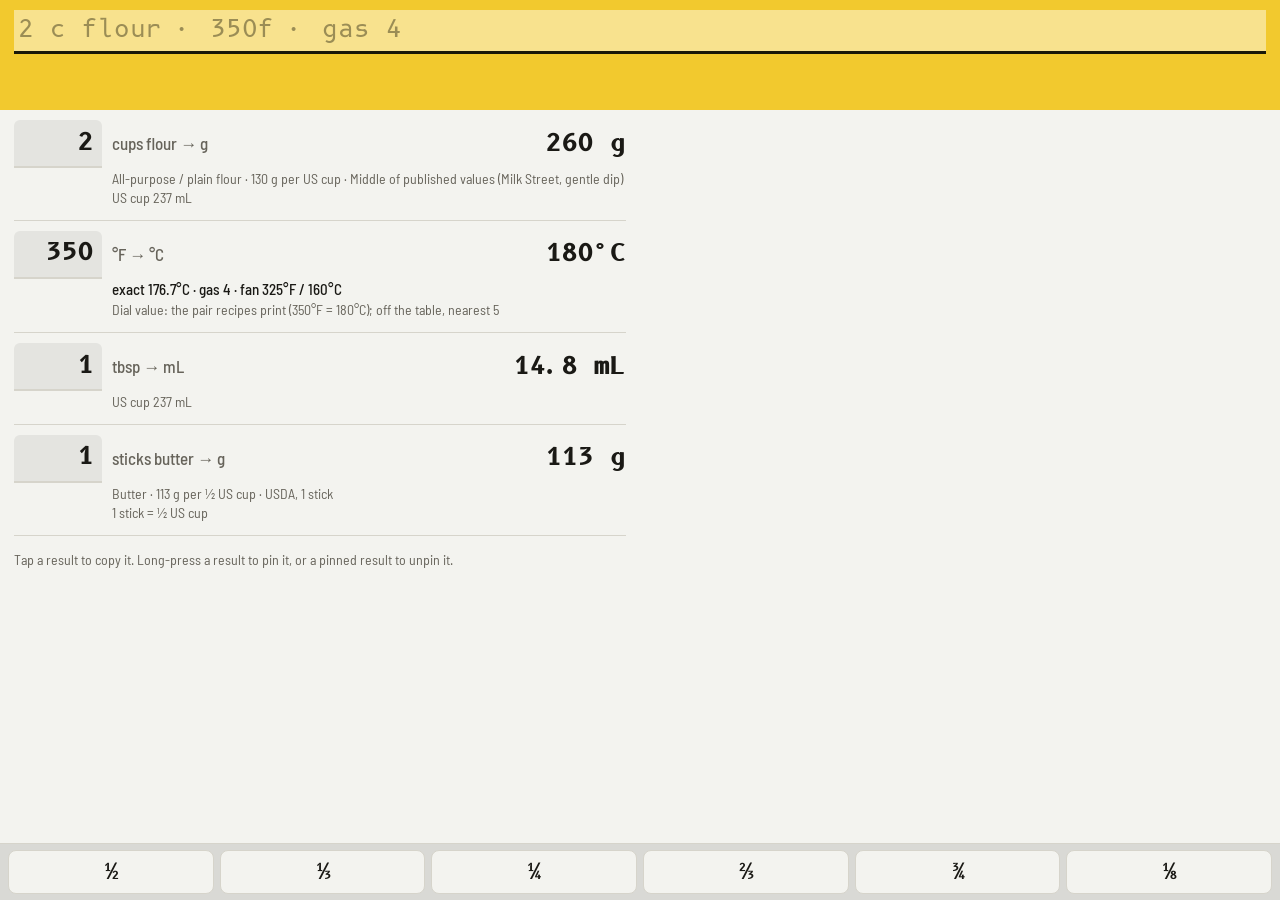
<file: index.html>
<!DOCTYPE html>
<html lang="en">
<head>
<meta charset="utf-8">
<meta name="viewport" content="width=device-width, initial-scale=1, viewport-fit=cover, interactive-widget=resizes-content">
<meta name="theme-color" content="#f2c92e">
<meta name="apple-mobile-web-app-capable" content="yes">
<meta name="apple-mobile-web-app-status-bar-style" content="default">
<title>Kitchen converter</title>
<link rel="icon" href="data:,">
<link rel="preconnect" href="https://fonts.googleapis.com">
<link rel="preconnect" href="https://fonts.gstatic.com" crossorigin>
<link href="https://fonts.googleapis.com/css2?family=B612+Mono:wght@400;700&family=Barlow+Semi+Condensed:wght@400;500;600&display=swap" rel="stylesheet">
<link rel="stylesheet" href="app.css">
</head>
<body>
<header class="band">
  <input id="line" class="line" type="text" inputmode="text" placeholder="2 c flour · 350f · gas 4"
    autocomplete="off" autocorrect="off" autocapitalize="off" spellcheck="false" enterkeyhint="done"
    aria-label="Type any amount, ingredient or oven temperature">
  <div id="out" class="res" aria-live="polite"></div>
</header>

<main>
  <section id="pins" class="pins" aria-label="Pinned conversions"></section>
  <p class="hint">Tap a result to copy it. Long-press a result to pin it, or a pinned result to unpin it.</p>
  <p id="err" class="err" hidden></p>
</main>

<div id="fracbar" class="fracbar" hidden aria-label="Fractions">
  <button type="button" data-f="½">½</button><button type="button" data-f="⅓">⅓</button><button type="button" data-f="¼">¼</button><button type="button" data-f="⅔">⅔</button><button type="button" data-f="¾">¾</button><button type="button" data-f="⅛">⅛</button>
</div>
<div id="toast" class="toast" role="status" aria-live="polite"></div>

<script src="oven.js"></script>
<script src="kitchen.js"></script>
<script src="parse.js"></script>
<script src="answer.js"></script>
<script src="app.js"></script>
</body>
</html>
</file>
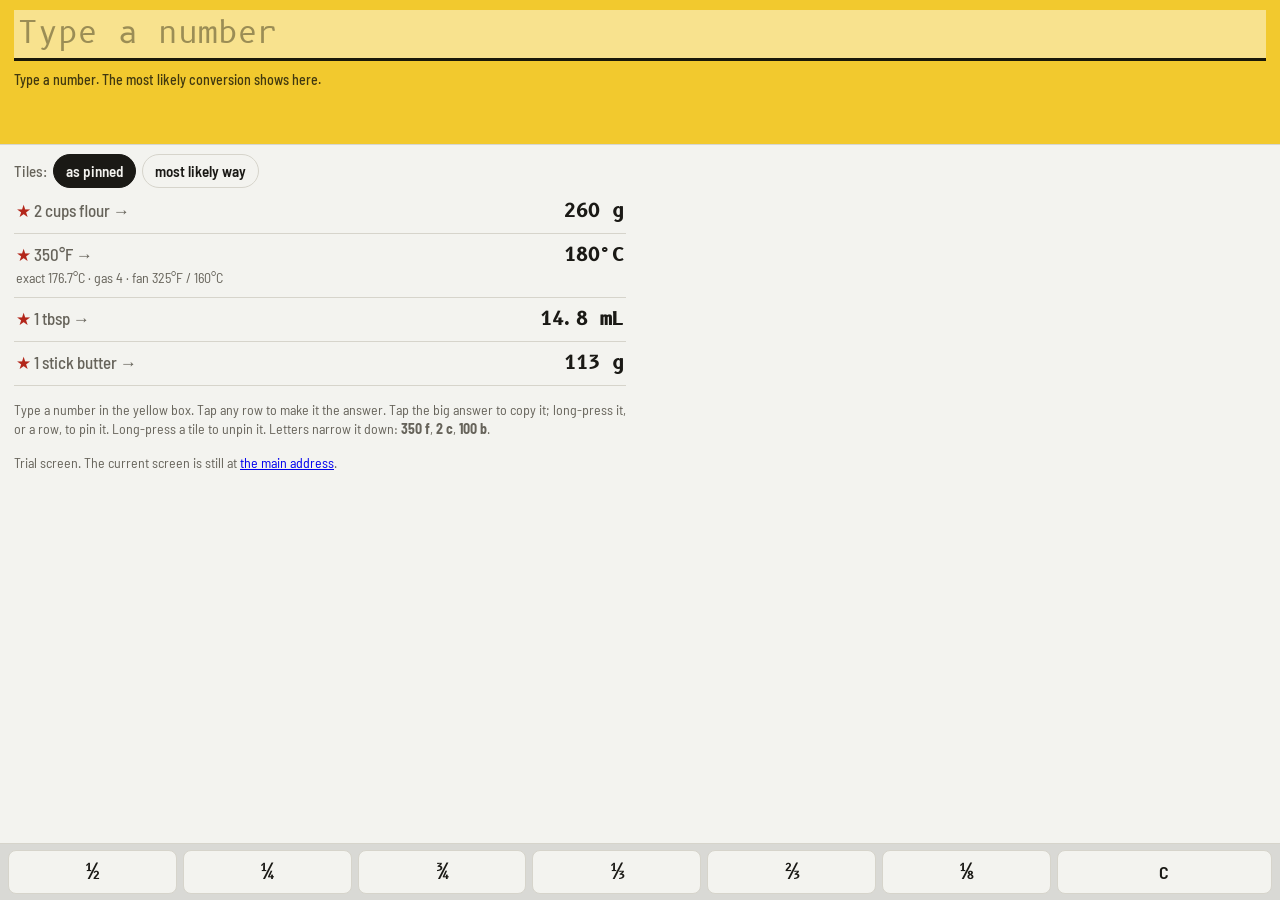
<file: one.html>
<!DOCTYPE html>
<html lang="en">
<head>
<meta charset="utf-8">
<meta name="viewport" content="width=device-width, initial-scale=1, viewport-fit=cover, interactive-widget=resizes-content">
<meta name="theme-color" content="#f2c92e">
<meta name="apple-mobile-web-app-capable" content="yes">
<meta name="apple-mobile-web-app-status-bar-style" content="default">
<title>Kitchen converter · one field (trial)</title>
<link rel="icon" href="data:,">
<link rel="preconnect" href="https://fonts.googleapis.com">
<link rel="preconnect" href="https://fonts.gstatic.com" crossorigin>
<link href="https://fonts.googleapis.com/css2?family=B612+Mono:wght@400;700&family=Barlow+Semi+Condensed:wght@400;500;600&display=swap" rel="stylesheet">
<link rel="stylesheet" href="app.css">
<link rel="stylesheet" href="one.css">
</head>
<body class="one">
<header class="band" id="band">
  <div class="qwrap">
    <input id="q" class="line" type="text" inputmode="decimal" placeholder="Type a number"
      autocomplete="off" autocorrect="off" autocapitalize="off" spellcheck="false" enterkeyhint="done"
      aria-label="Type a number, with letters for a unit if you like">
    <input id="qa" class="line" type="text" inputmode="text" placeholder="Type a number"
      autocomplete="off" autocorrect="off" autocapitalize="off" spellcheck="false" enterkeyhint="done"
      aria-label="Type a number, with letters for a unit if you like" hidden>
  </div>
  <div id="best" class="res" aria-live="polite"></div>
</header>

<main>
  <div class="modebar" role="group" aria-label="How the tiles use the typed number">
    <span>Tiles:</span>
    <button type="button" data-mode="A">as pinned</button>
    <button type="button" data-mode="B">most likely way</button>
  </div>
  <section id="tiles" class="tiles" aria-label="Pinned tiles"></section>
  <h2 id="moreH" class="more-h" hidden>Other meanings</h2>
  <section id="more" class="more" aria-label="Other meanings"></section>
  <p class="hint">Type a number in the yellow box. Tap any row to make it the answer. Tap the big answer to copy it; long-press it, or a row, to pin it. Long-press a tile to unpin it. Letters narrow it down: <b>350 f</b>, <b>2 c</b>, <b>100 b</b>.</p>
  <p class="hint">Trial screen. The current screen is still at <a href="./">the main address</a>.</p>
  <p id="err" class="err" hidden></p>
</main>

<div id="fracbar" class="fracbar" hidden aria-label="Extra keys">
  <button type="button" data-f="½">½</button><button type="button" data-f="¼">¼</button><button type="button" data-f="¾">¾</button><button type="button" data-f="⅓">⅓</button><button type="button" data-f="⅔">⅔</button><button type="button" data-f="⅛">⅛</button><button type="button" data-act="kb" class="key-kb" aria-label="Switch between number pad and letter keyboard">abc</button><button type="button" data-act="clear" aria-label="Clear the box">C</button>
</div>
<div id="toast" class="toast" role="status" aria-live="polite"></div>

<script src="oven.js"></script>
<script src="kitchen.js"></script>
<script src="parse.js"></script>
<script src="answer.js"></script>
<script src="likely.js"></script>
<script src="one.js"></script>
</body>
</html>
</file>
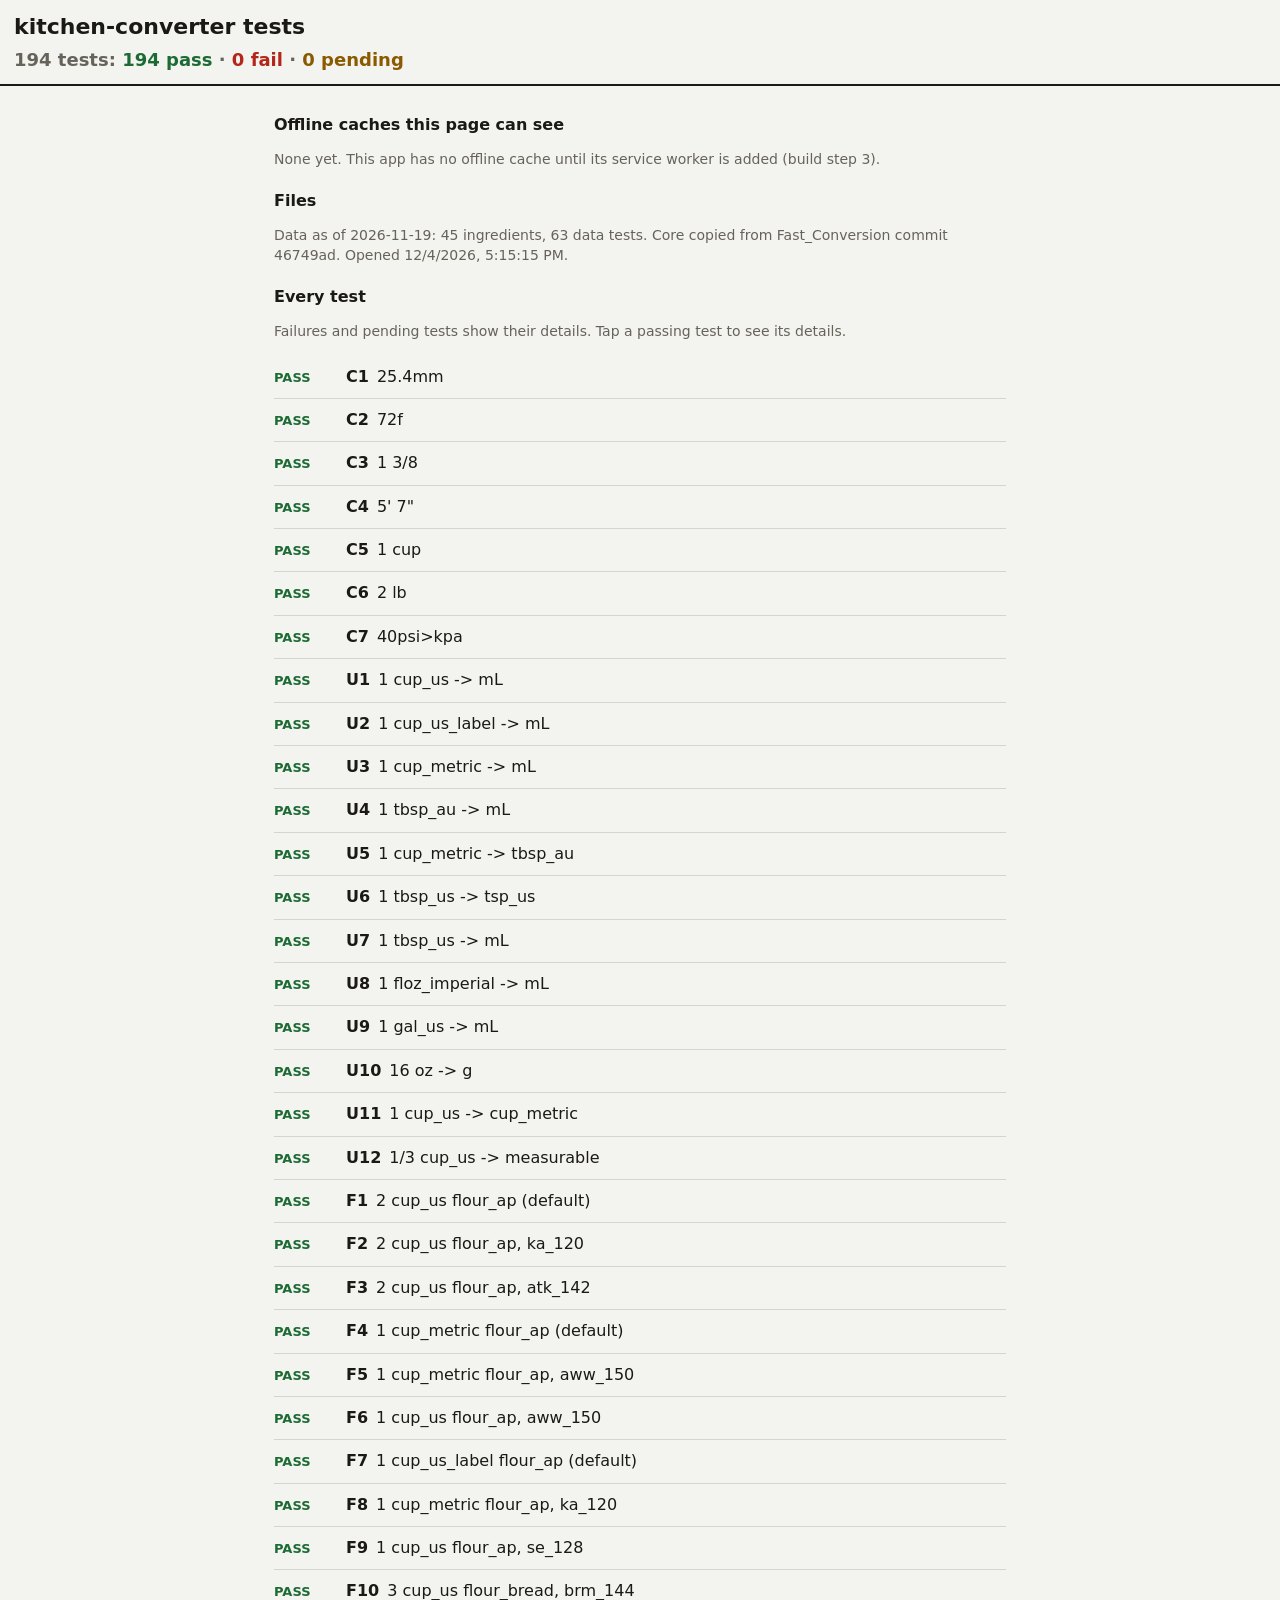
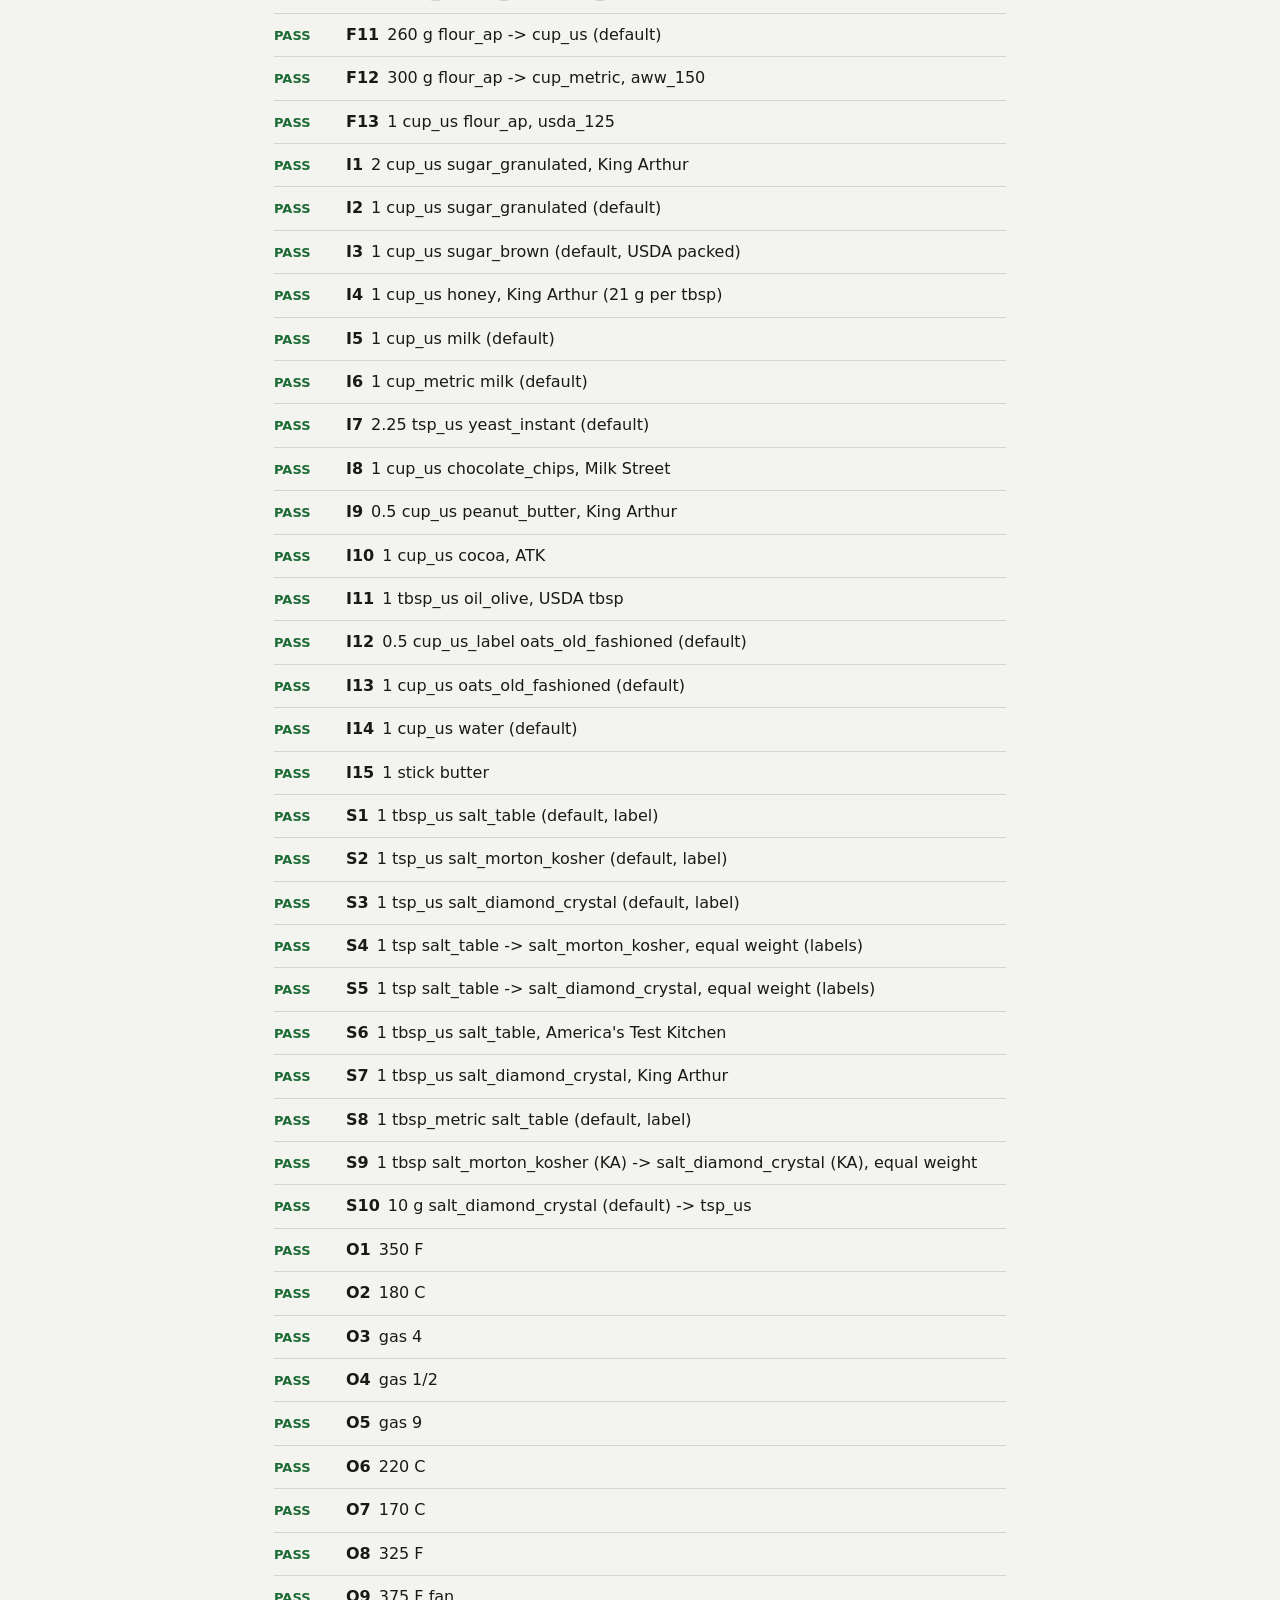
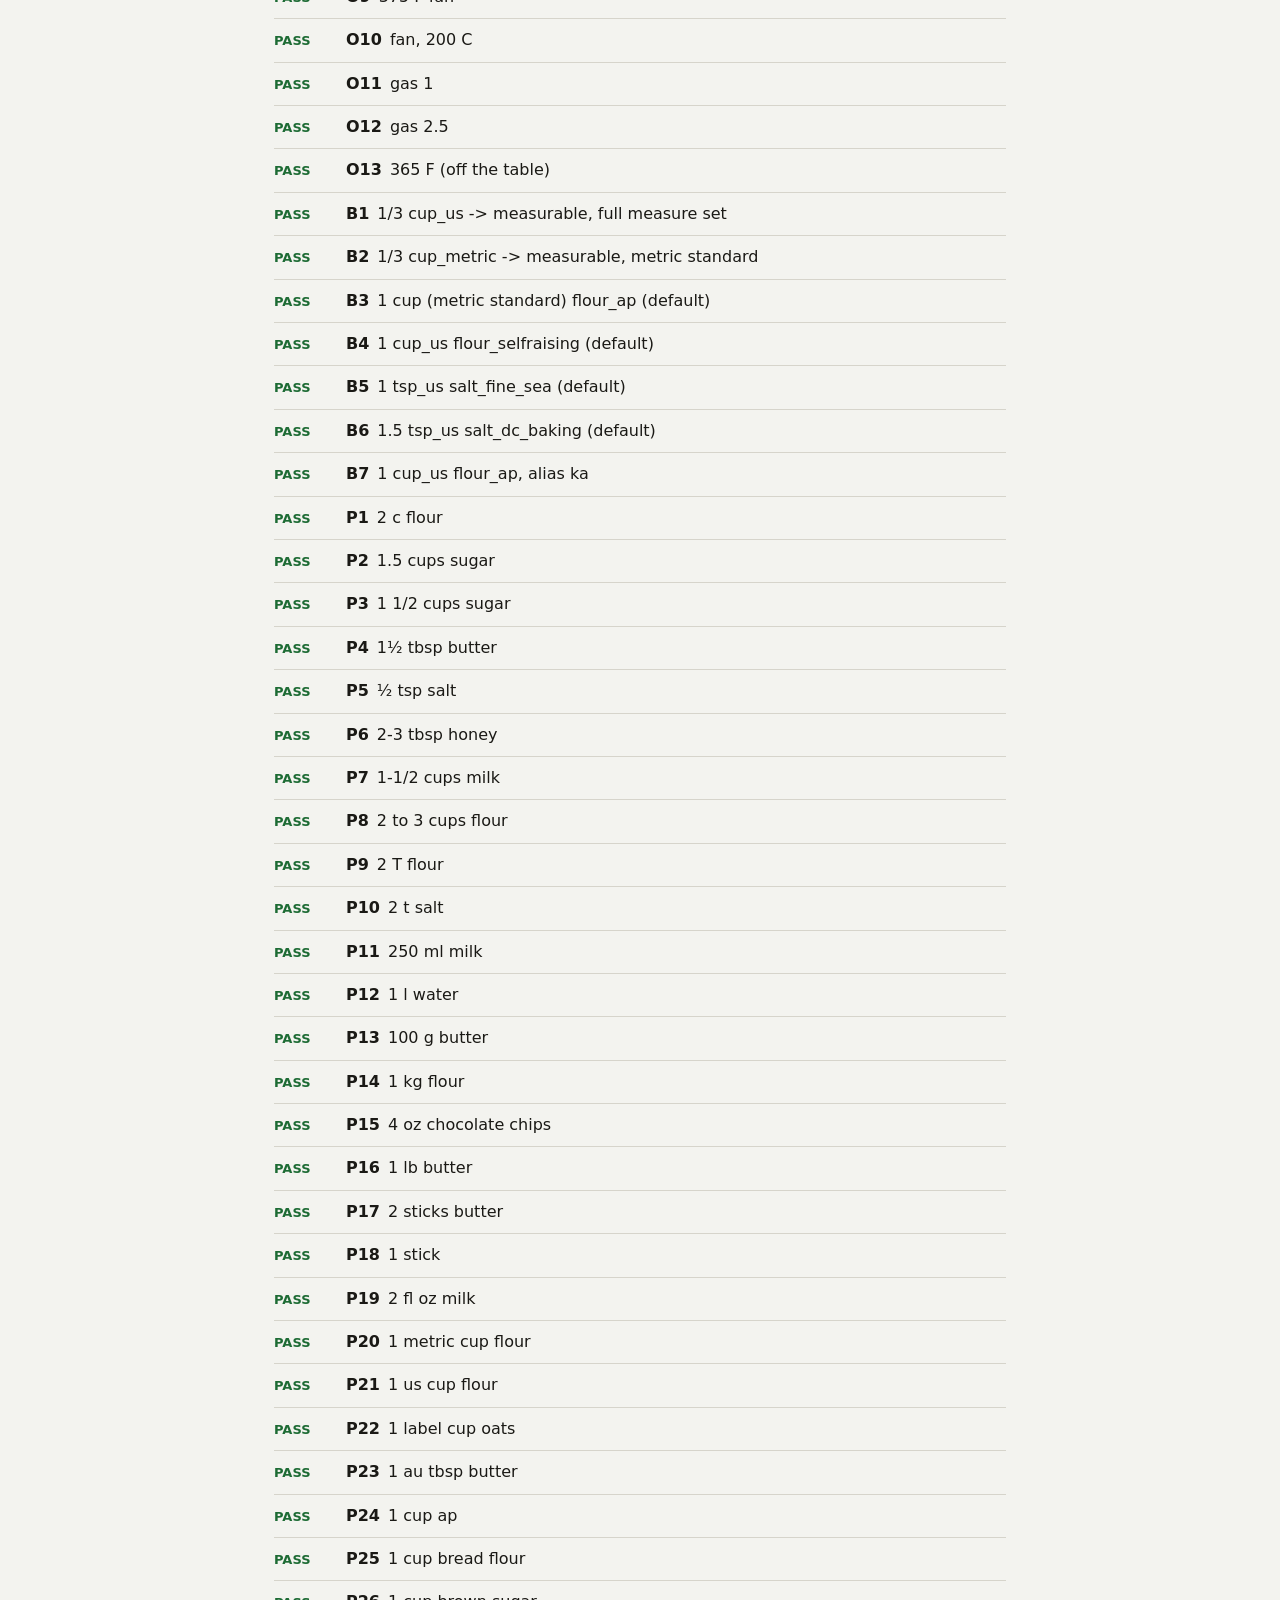
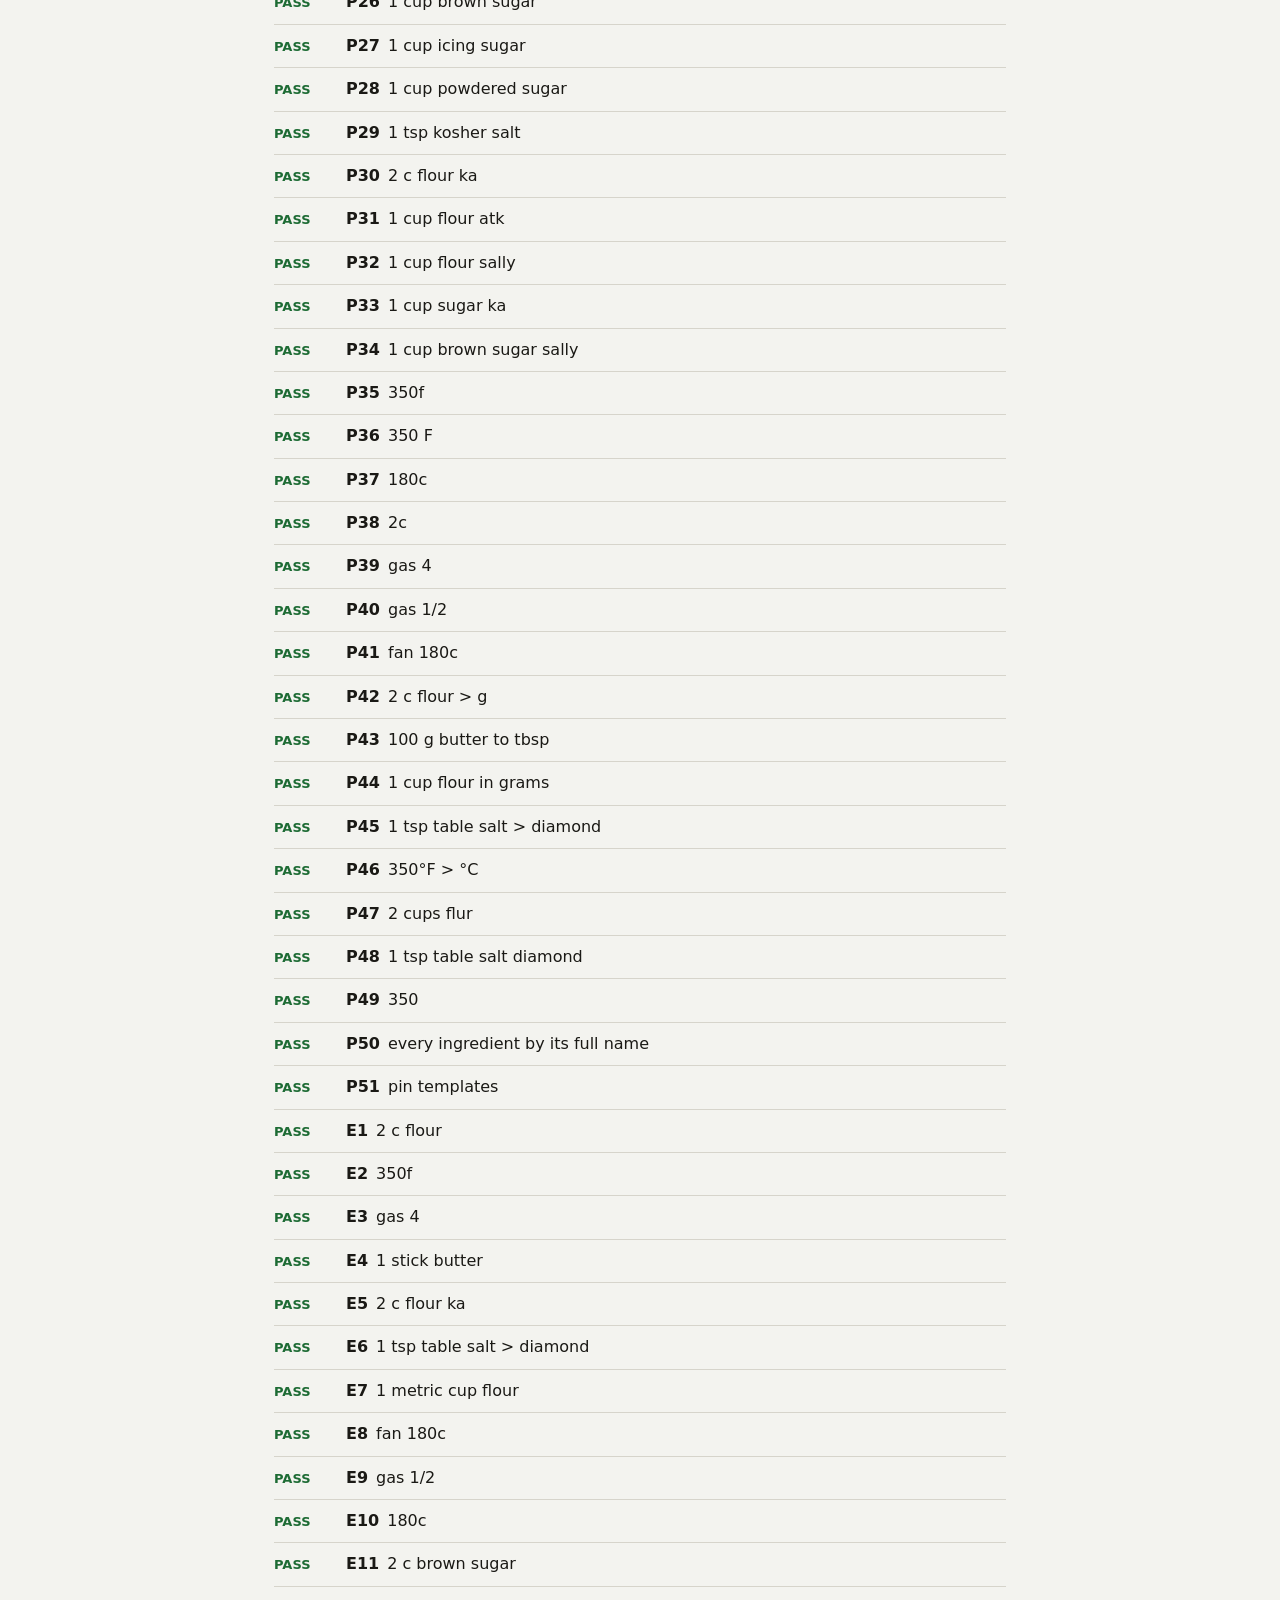
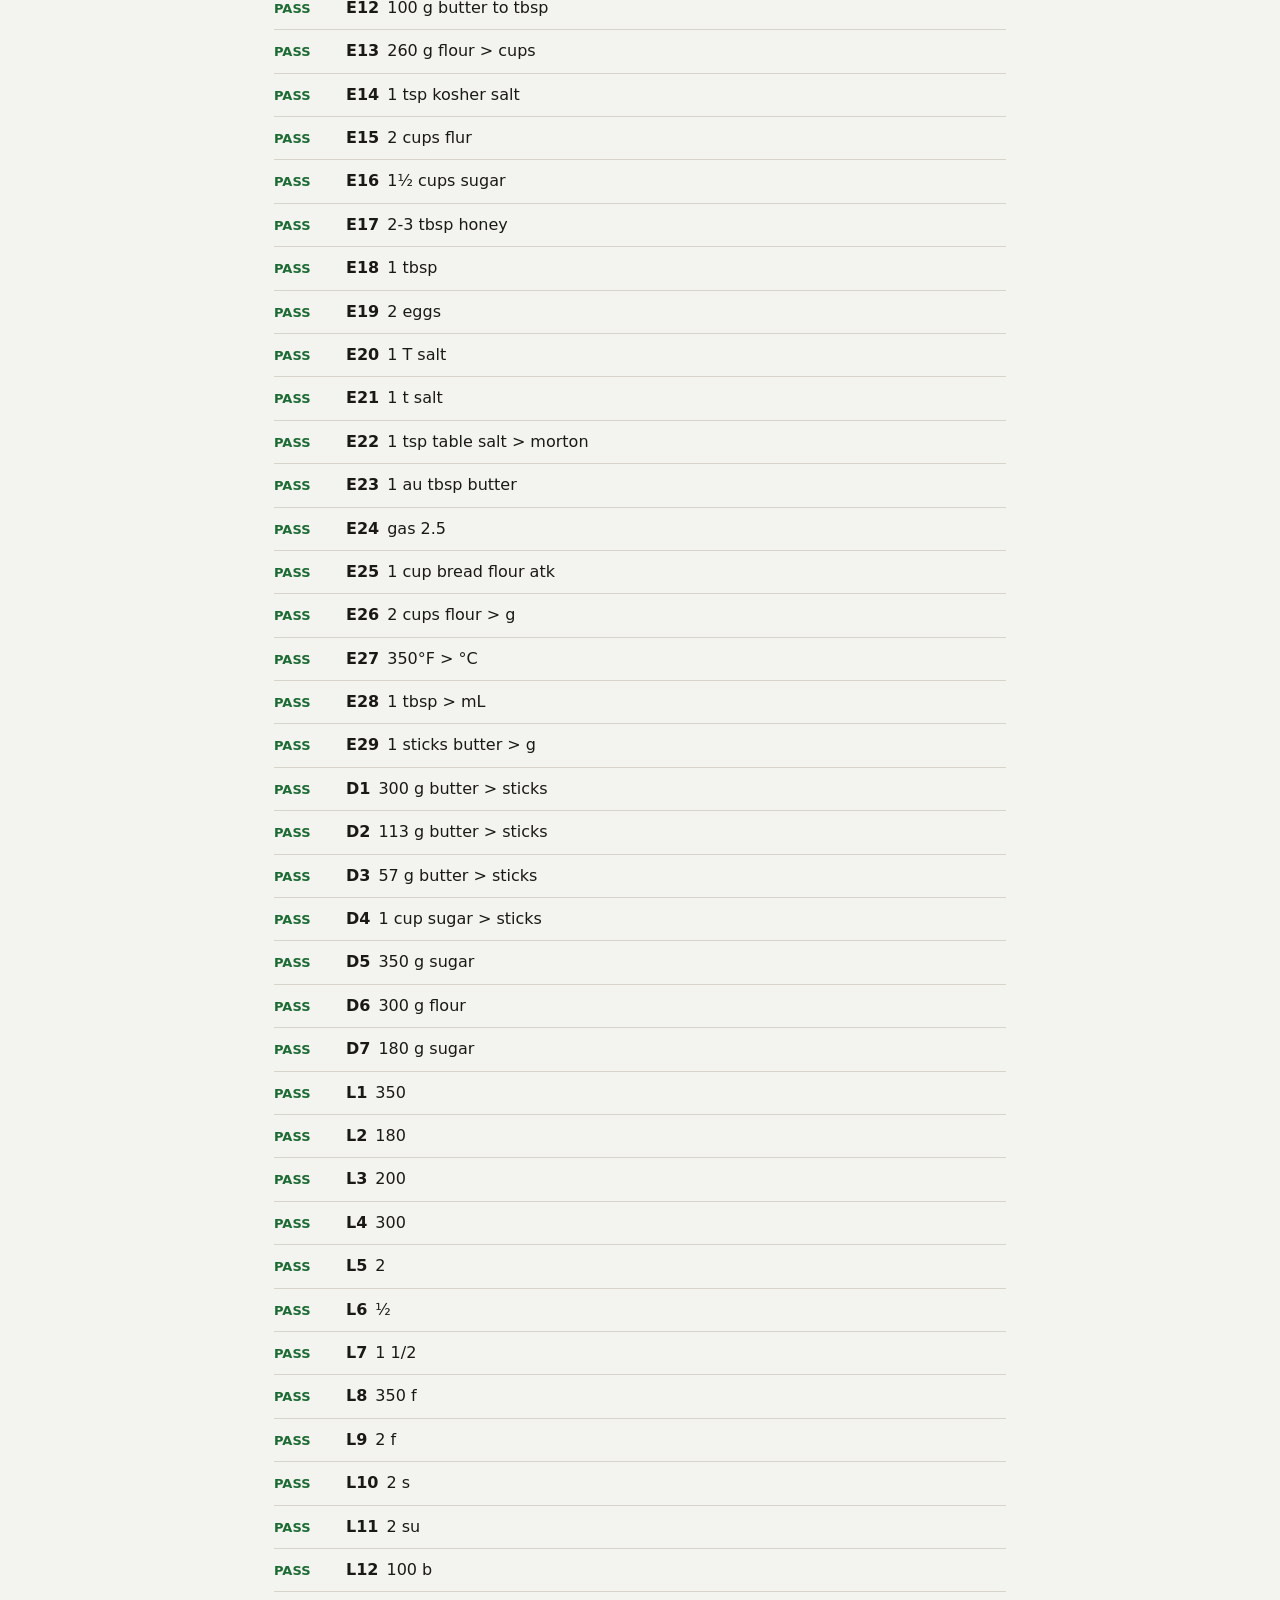
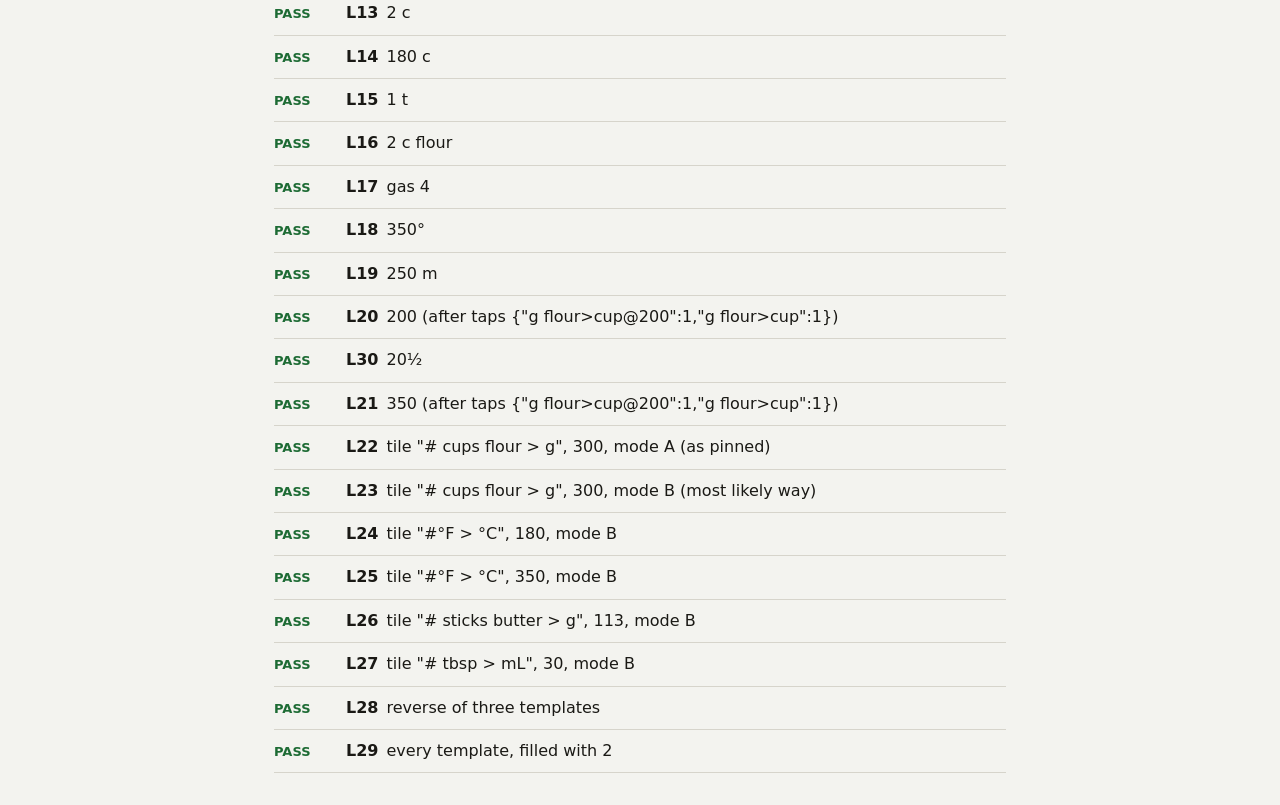
<file: tests.html>
<!DOCTYPE html>
<html lang="en">
<head>
<meta charset="utf-8">
<meta name="viewport" content="width=device-width, initial-scale=1, viewport-fit=cover">
<title>kitchen-converter tests</title>
<link rel="icon" href="data:,">
<style>
  :root { --paper: #f3f3ef; --ink: #1a1915; --mute: #66635a; --rule: #d6d4cb; --pass: #1d6b34; --fail: #b3261a; --pend: #8a5a00; }
  @media (prefers-color-scheme: dark) { :root { --paper: #181714; --ink: #ece9df; --mute: #a39e90; --rule: #37352e; --pass: #6fd08c; --fail: #ff7a66; --pend: #f2c92e; } }
  * { box-sizing: border-box; }
  body { margin: 0; padding: env(safe-area-inset-top) 0 env(safe-area-inset-bottom); background: var(--paper); color: var(--ink);
    font: 16px/1.4 -apple-system, system-ui, "Segoe UI", Roboto, sans-serif; }
  header { position: sticky; top: 0; z-index: 1; padding: 12px 14px; background: var(--paper); border-bottom: 2px solid var(--ink); }
  h1 { margin: 0; font-size: 22px; }
  #sum { margin: 4px 0 0; font-size: 18px; font-weight: 600; }
  .pass { color: var(--pass); } .fail { color: var(--fail); } .pend { color: var(--pend); }
  main { padding: 8px 14px 32px; max-width: 760px; margin: 0 auto; }
  h2 { margin: 20px 0 6px; font-size: 16px; }
  p, li { color: var(--mute); font-size: 14px; }
  ul { padding-left: 20px; margin: 4px 0; }
  .t { padding: 10px 0; border-bottom: 1px solid var(--rule); }
  .t .top { display: flex; gap: 8px; align-items: baseline; }
  .t .st { flex: none; width: 64px; font-weight: 700; font-size: 13px; }
  .t .id { flex: none; font-weight: 600; }
  .t .in { font-weight: 500; }
  .t dl { display: grid; grid-template-columns: 64px minmax(0, 1fr); gap: 2px 8px; margin: 6px 0 0; font-size: 14px; }
  .t dt { color: var(--mute); }
  .t dd { margin: 0; overflow-wrap: anywhere; }
  code { font: 13px/1.35 ui-monospace, "SF Mono", Menlo, Consolas, monospace; }
  .t.ok dl { display: none; }
  .t.ok.open dl { display: grid; }
  .t.ok { cursor: pointer; }
  #err { color: var(--fail); font-weight: 600; }
</style>
</head>
<body>
<header>
  <h1>kitchen-converter tests</h1>
  <p id="sum">Running…</p>
</header>
<main>
  <p id="err"></p>
  <section id="pendingBox" hidden><h2>Pending</h2><ul id="pending"></ul></section>
  <h2>Offline caches this page can see</h2>
  <p id="caches">Checking…</p>
  <h2>Files</h2>
  <p id="about"></p>
  <h2>Every test</h2>
  <p>Failures and pending tests show their details. Tap a passing test to see its details.</p>
  <div id="list"></div>
</main>

<script src="core.js"></script>
<script src="oven.js"></script>
<script src="kitchen.js"></script>
<script src="parse.js"></script>
<script src="answer.js"></script>
<script src="likely.js"></script>
<script src="tests.js"></script>
<script>
(function () {
  var $ = function (id) { return document.getElementById(id); };
  var esc = function (s) { return String(s).replace(/[&<>"]/g, function (c) { return { '&': '&amp;', '<': '&lt;', '>': '&gt;', '"': '&quot;' }[c]; }); };

  // T08 phone test 4: if a cache named convert-… shows here, the two apps share caches.
  if ('caches' in window) {
    caches.keys().then(function (k) {
      $('caches').textContent = k.length ? k.join(', ') : 'None yet. This app has no offline cache until its service worker is added (build step 3).';
    }, function (e) { $('caches').textContent = 'Could not read caches: ' + e.message; });
  } else {
    $('caches').textContent = 'This browser does not offer caches here (it needs an https address).';
  }

  fetch('conversion-data.json', { cache: 'no-store' }).then(function (r) {
    if (!r.ok) throw new Error('conversion-data.json: HTTP ' + r.status);
    return r.json();
  }).then(function (data) {
    var env = { UC: UC, Oven: Oven, K: Kitchen.create(data) };
    env.P = KParse.create(env.K); env.A = KAnswer.create(env.K, Oven, env.P); env.L = KLikely.create(env.K, env.P, env.A);
    var results = KCTests.run(env), n = KCTests.count(results);
    $('sum').innerHTML = results.length + ' tests: <span class="pass">' + n.PASS + ' pass</span> · <span class="fail">' + n.FAIL +
      ' fail</span> · <span class="pend">' + n.PENDING + ' pending</span>';
    $('about').textContent = 'Data as of ' + data.as_of + ': ' + data.ingredients.length + ' ingredients, ' +
      data.known_answer_tests.length + ' data tests. Core copied from Fast_Conversion commit 46749ad. Opened ' + new Date().toLocaleString() + '.';

    var pend = results.filter(function (r) { return r.status === 'PENDING'; });
    if (pend.length) {
      $('pendingBox').hidden = false;
      $('pending').innerHTML = pend.map(function (r) { return '<li><b>' + esc(r.id) + '</b> ' + esc(r.input) + ': ' + esc(r.reason) + '</li>'; }).join('');
    }

    var order = { FAIL: 0, PENDING: 1, PASS: 2 };
    results.sort(function (a, b) { return order[a.status] - order[b.status]; });
    $('list').innerHTML = results.map(function (r) {
      var cls = r.status === 'PASS' ? 'pass' : r.status === 'FAIL' ? 'fail' : 'pend';
      return '<div class="t' + (r.status === 'PASS' ? ' ok' : '') + '">' +
        '<div class="top"><span class="st ' + cls + '">' + r.status + '</span><span class="id">' + esc(r.id) + '</span><span class="in">' + esc(r.input) + '</span></div>' +
        '<dl><dt>Expected</dt><dd>' + esc(r.expect) + '</dd><dt>Got</dt><dd>' + esc(r.got || '') + '</dd>' +
        '<dt>Call</dt><dd><code>' + esc(r.call) + '</code></dd><dt>Source</dt><dd>' + esc(r.source) + '</dd>' +
        (r.note ? '<dt>Note</dt><dd>' + esc(r.note) + '</dd>' : '') +
        (r.reason ? '<dt>Waits on</dt><dd>' + esc(r.reason) + '</dd>' : '') + '</dl></div>';
    }).join('');
    $('list').addEventListener('click', function (e) { var t = e.target.closest('.t.ok'); if (t) t.classList.toggle('open'); });
  }).catch(function (e) {
    $('sum').textContent = 'Tests did not run';
    $('err').textContent = e.message + '. Open this page from its web address (GitHub Pages), not as a file.';
  });
})();
</script>
</body>
</html>
</file>
<file: app.css>
/* app.css: kitchen-converter screen. Phone first. Colours and fonts borrowed from Fast_Conversion:
   the tape-yellow band is the one place you type freely; pinned rows sit on paper below it. */
:root {
  --paper: #f3f3ef; --ink: #1a1915; --mute: #66635a; --rule: #d6d4cb; --warn: #b3261a;
  --tape: #f2c92e; --tape-ink: #1a1808; --tape-mark: #b3261a;
  --font-num: "B612 Mono", ui-monospace, "SF Mono", Menlo, Consolas, monospace;
  --font-ui: "Barlow Semi Condensed", "Arial Narrow", "Helvetica Neue", Arial, sans-serif;
  color-scheme: light dark;
}
@media (prefers-color-scheme: dark) {
  :root { --paper: #181714; --ink: #ece9df; --mute: #a39e90; --rule: #37352e; --warn: #ff7a66; --tape: #efc62b; }
}
* { box-sizing: border-box; }
html { -webkit-text-size-adjust: 100%; }
body { margin: 0; background: var(--paper); color: var(--ink); font: 400 17px/1.4 var(--font-ui);
  padding-bottom: calc(80px + env(safe-area-inset-bottom)); }
button { font: inherit; color: inherit; }

/* ── type-anything band ── */
.band { background: var(--tape); color: var(--tape-ink);
  padding: calc(10px + env(safe-area-inset-top)) max(14px, env(safe-area-inset-right)) 12px max(14px, env(safe-area-inset-left)); }
.line { display: block; width: 100%; margin: 0; padding: 6px 4px; font: 700 24px/1.2 var(--font-num); color: var(--tape-ink);
  caret-color: var(--tape-mark); background: transparent; border: 0; border-bottom: 3px solid color-mix(in srgb, var(--tape-ink) 40%, transparent);
  border-radius: 0; outline: none; -webkit-appearance: none; appearance: none; }
.line:focus { background: rgba(255, 255, 255, .46); border-bottom-color: var(--tape-ink); }
.line::placeholder { color: color-mix(in srgb, var(--tape-ink) 42%, transparent); opacity: 1; font-weight: 400; }
.res { min-height: 2.6em; padding-top: 6px; }
.band .main { font-size: 32px; color: var(--tape-ink); }
.band .sub, .band .assume, .band .note { color: color-mix(in srgb, var(--tape-ink) 82%, transparent); }
.band .note.warn { color: var(--tape-mark); font-weight: 600; }

/* ── results (shared by the band and the pinned rows) ── */
.main { display: inline-block; margin: 0; padding: 2px 0; background: none; border: 0; text-align: left; cursor: pointer;
  font: 700 26px/1.2 var(--font-num); font-variant-numeric: tabular-nums; overflow-wrap: anywhere;
  -webkit-user-select: none; user-select: none; -webkit-touch-callout: none; touch-action: manipulation; }
.main:empty { display: none; }
.main.held { opacity: .55; }
.sub { margin: 0; font: 500 15px/1.35 var(--font-ui); }
.sub:empty, .assume:empty, .note:empty { display: none; }
.assume { margin: 2px 0 0; padding: 0; list-style: none; font: 400 14px/1.35 var(--font-ui); color: var(--mute); }
.note { margin: 4px 0 0; font: 500 14px/1.35 var(--font-ui); color: var(--mute); }
.note.warn { color: var(--warn); font-weight: 600; }
.alts { display: flex; flex-wrap: wrap; gap: 6px; margin-top: 6px; }
.alts:empty { display: none; }
.alts button { min-height: 36px; padding: 0 12px; font: 600 15px/1 var(--font-ui); background: transparent;
  border: 1.5px solid currentColor; border-radius: 999px; cursor: pointer; }

/* ── pinned rows ── */
main { padding: 0 max(14px, env(safe-area-inset-right)) 0 max(14px, env(safe-area-inset-left)); max-width: 640px; }
.pin { padding: 10px 0 12px; border-bottom: 1px solid var(--rule); }
.prow { display: grid; grid-template-columns: 5.2em minmax(0, 1fr) auto; align-items: center; gap: 4px 10px; }
.num { width: 100%; min-height: 48px; padding: 4px 8px; font: 700 24px/1.2 var(--font-num); color: var(--ink);
  background: color-mix(in srgb, var(--ink) 7%, var(--paper)); border: 0; border-bottom: 2px solid var(--rule);
  border-radius: 6px 6px 0 0; outline: none; -webkit-appearance: none; appearance: none; text-align: right; }
.num:focus { border-bottom-color: var(--tape-mark); background: color-mix(in srgb, var(--tape) 30%, var(--paper)); }
.lbl { font: 500 17px/1.25 var(--font-ui); color: var(--mute); overflow-wrap: anywhere; }
.pin .main { justify-self: end; text-align: right; font-size: 24px; }
.pin .detail { margin-left: calc(5.2em + 10px); }
.pin .unpin { min-height: 40px; padding: 0 14px; font: 600 16px/1 var(--font-ui); color: var(--paper); background: var(--warn);
  border: 0; border-radius: 999px; cursor: pointer; }

.hint { margin: 14px 0 0; font-size: 14px; color: var(--mute); }
.err { margin: 14px 0; color: var(--warn); font-weight: 600; }

/* ── fraction bar: sits on top of the on-screen keyboard while a field has focus ── */
.fracbar { position: fixed; left: 0; right: 0; bottom: 0; z-index: 10; display: flex; gap: 6px;
  padding: 6px max(8px, env(safe-area-inset-right)) 6px max(8px, env(safe-area-inset-left));
  background: color-mix(in srgb, var(--ink) 12%, var(--paper)); border-top: 1px solid var(--rule); }
.fracbar[hidden] { display: none; }
.fracbar button { flex: 1 1 0; min-width: 0; height: 44px; font: 600 22px/1 var(--font-num); color: var(--ink);
  background: var(--paper); border: 1px solid var(--rule); border-radius: 8px; touch-action: manipulation; cursor: pointer; }
.fracbar button:active { background: var(--tape); color: var(--tape-ink); }

.toast { position: fixed; left: 50%; bottom: calc(70px + env(safe-area-inset-bottom)); z-index: 20; transform: translateX(-50%);
  max-width: 90vw; padding: 8px 16px; font: 600 16px/1.3 var(--font-ui); color: var(--paper); background: var(--ink);
  border-radius: 999px; opacity: 0; pointer-events: none; transition: opacity .15s; }
.toast.on { opacity: 1; }
/* while a pinned row has focus: room to scroll even the last row to the top, above the keyboard */
body.typing { padding-bottom: 100vh; }
</file>
<file: one.css>
/* one.css: the one-field trial screen (D01). Loads after app.css and only adds to it. */
body.one { padding-bottom: calc(120px + env(safe-area-inset-bottom)); }
.one .band { position: sticky; top: 0; z-index: 5; box-shadow: 0 1px 0 rgba(0, 0, 0, .12); }
.qwrap { position: relative; }
.one .line[hidden] { display: none; }
.one .band .assume { font-size: 13px; }
.one .line { font-size: 30px; }
.one .res { min-height: 4.2em; }
.from { margin: 0; font: 600 16px/1.3 var(--font-ui); }
.band .from { color: color-mix(in srgb, var(--tape-ink) 82%, transparent); }

.modebar { display: flex; align-items: center; gap: 6px; margin: 10px 0 2px; font: 500 15px/1 var(--font-ui); color: var(--mute); }
.modebar button { min-height: 34px; padding: 0 12px; font: 600 15px/1 var(--font-ui); color: var(--ink); background: transparent;
  border: 1.5px solid var(--rule); border-radius: 999px; cursor: pointer; }
.modebar button.on { background: var(--ink); color: var(--paper); border-color: var(--ink); }

/* a tile or a list row: label, then the result on the right (or on its own line when long) */
.row { display: flex; flex-wrap: wrap; align-items: baseline; gap: 2px 12px; width: 100%;
  margin: 0; padding: 10px 2px; text-align: left; border-bottom: 1px solid var(--rule); cursor: pointer;
  -webkit-user-select: none; user-select: none; -webkit-touch-callout: none; touch-action: manipulation; }
.row .rl { flex: 1 0 8.5em; font: 500 17px/1.25 var(--font-ui); color: var(--mute); }
.row .rm { margin-left: auto; font: 700 19px/1.2 var(--font-num); font-variant-numeric: tabular-nums; text-align: right; }
.row .rs { flex-basis: 100%; font: 400 14px/1.3 var(--font-ui); color: var(--mute); }
.row .rs:empty { display: none; }
.row.held { opacity: .55; }
.row.dim .rm, .row.dim .rl { opacity: .45; }
.row.dim .rs::before { content: "unlikely for this number · "; }
.row.picked { padding-left: 10px; background: color-mix(in srgb, var(--tape) 28%, var(--paper)); box-shadow: inset 4px 0 0 var(--tape-mark); }
.row .unpin { justify-self: start; min-height: 36px; padding: 0 14px; font: 600 16px/1 var(--font-ui); color: var(--paper);
  background: var(--warn); border: 0; border-radius: 999px; }
.tiles .row .rl::before { content: "★ "; color: var(--tape-mark); }
.tiles .row.rev .rl::after { content: " ⇄"; color: var(--tape-mark); }

.more-h { margin: 18px 0 0; font: 600 14px/1 var(--font-ui); letter-spacing: .04em; text-transform: uppercase; color: var(--mute); }
.fracbar .key-kb, .fracbar [data-act="clear"] { flex: 1.3 1 0; font: 600 18px/1 var(--font-ui); }
</file>
